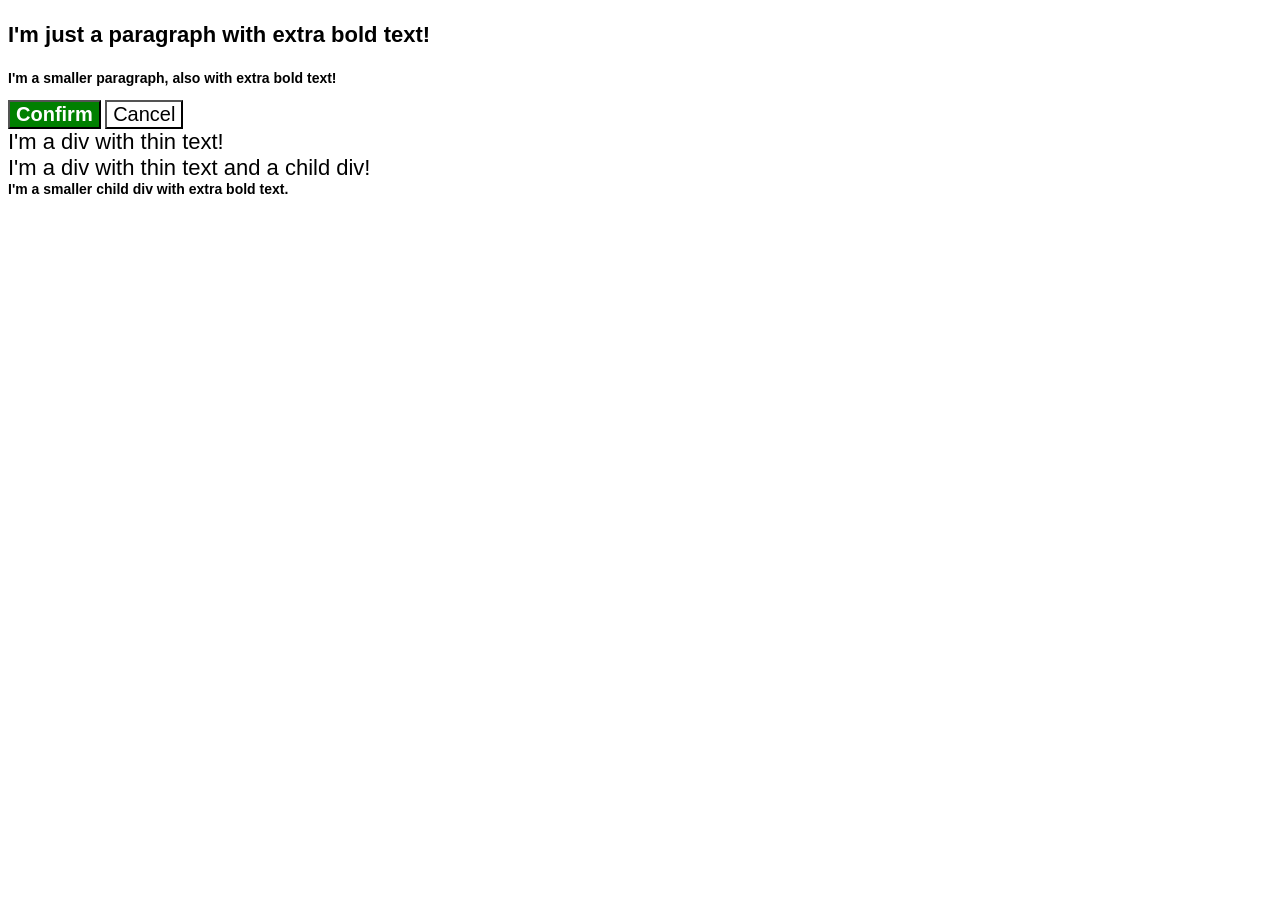
<file: 06-css_Cascada/index.html>
<!DOCTYPE html>
<html lang="en">
  <head>
    <meta charset="UTF-8">
    <meta http-equiv="X-UA-Compatible" content="IE=edge">
    <meta name="viewport" content="width=device-width, initial-scale=1.0">
    <title>Fix the Cascade</title>
    <link rel="stylesheet" href="styles.css">
  </head>
  <body>
    <p class="para">I'm just a paragraph with extra bold text!</p>
    <p class="para small-para">I'm a smaller paragraph, also with extra bold text!</p>

    <button id="confirm-button" class="button confirm">Confirm</button>
    <button id="cancel-button" class="button cancel">Cancel</button>

    <div class="text">I'm a div with thin text!</div>
    <div class="text">I'm a div with thin text and a child div!
      <div class="text child">I'm a smaller child div with extra bold text.</div>
    </div>
  </body>
</html>
</file>
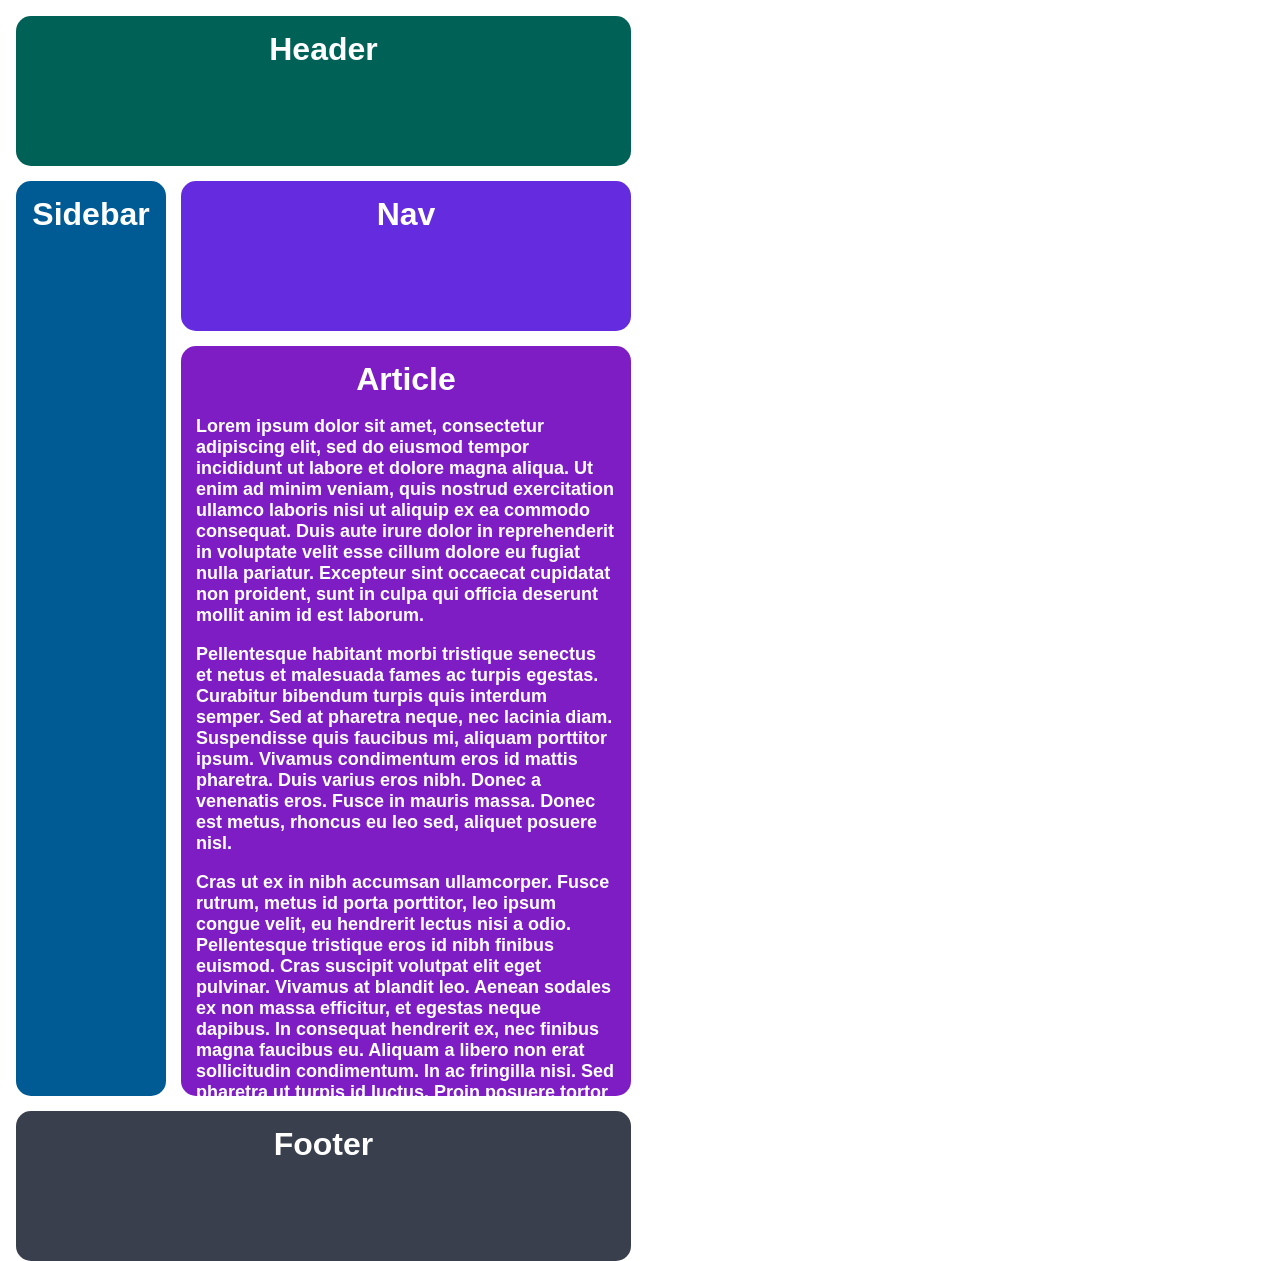
<file: css-intermediate/index.html>
<!DOCTYPE html>
<html lang="en">
  <head>
    <meta charset="UTF-8">
    <meta http-equiv="X-UA-Compatible" content="IE=edge">
    <meta name="viewport" content="width=device-width, initial-scale=1.0">
    <title>The Holy Grail</title>
    <link rel="stylesheet" href="styles.css">
  </head>
  <body>
    <div class="container">
      <div class="header">Header</div>
      <div class="sidebar">Sidebar</div>
      <div class="nav">Nav</div>
      <div class="article">Article
        <p>Lorem  ipsum dolor sit amet, consectetur adipiscing elit, sed do eiusmod tempor incididunt ut labore et dolore magna aliqua. Ut enim ad minim veniam, quis nostrud exercitation ullamco laboris nisi ut aliquip ex ea commodo consequat. Duis aute irure dolor in reprehenderit in voluptate velit esse cillum dolore eu fugiat nulla pariatur. Excepteur sint occaecat cupidatat non proident, sunt in culpa qui officia deserunt mollit anim id est laborum.</p>
        <p>Pellentesque habitant morbi tristique senectus et netus et malesuada fames ac turpis egestas. Curabitur bibendum turpis quis interdum semper. Sed at pharetra neque, nec lacinia diam. Suspendisse quis faucibus mi, aliquam porttitor ipsum. Vivamus condimentum eros id mattis pharetra. Duis varius eros nibh. Donec a venenatis eros. Fusce in mauris massa. Donec est metus, rhoncus eu leo sed, aliquet posuere nisl.</p>
        <p>Cras ut ex in nibh accumsan ullamcorper. Fusce rutrum, metus id porta porttitor, leo ipsum congue velit, eu hendrerit lectus nisi a odio. Pellentesque tristique eros id nibh finibus euismod. Cras suscipit volutpat elit eget pulvinar. Vivamus at blandit leo. Aenean sodales ex non massa efficitur, et egestas neque dapibus. In consequat hendrerit ex, nec finibus magna faucibus eu. Aliquam a libero non erat sollicitudin condimentum. In ac fringilla nisi. Sed pharetra ut turpis id luctus. Proin posuere tortor ac tempus luctus. Donec vitae est et neque faucibus posuere. Class aptent taciti sociosqu ad litora torquent per conubia nostra, per inceptos himenaeos.</p>
      </div>
      <div class="footer">Footer</div>
    </div>
  </body>
</html>
</file>
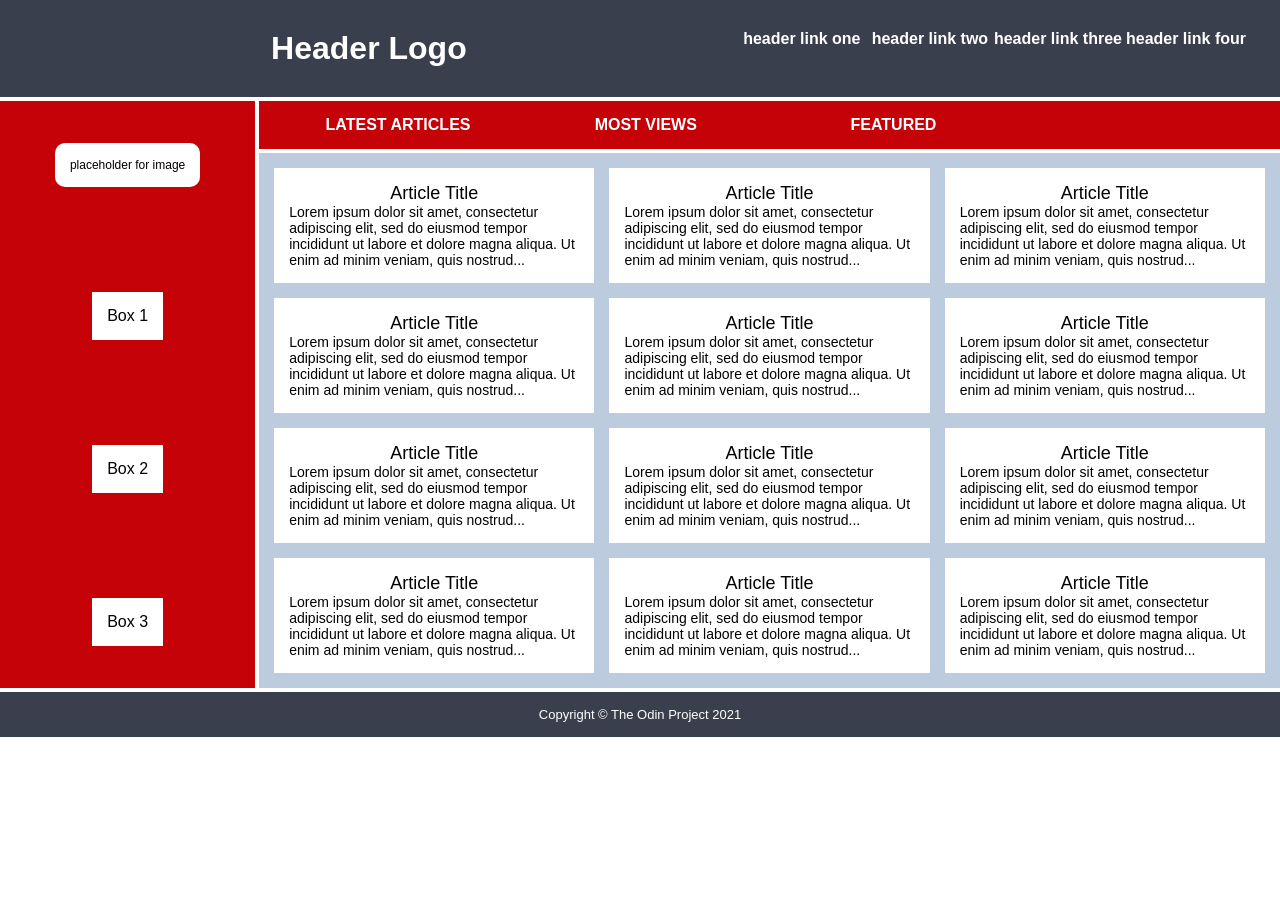
<file: css-intermediate/02-holy-grail-mockup/index.html>
<!DOCTYPE html>
<html lang="en">
  <head>
    <meta charset="UTF-8">
    <meta http-equiv="X-UA-Compatible" content="IE=edge">
    <meta name="viewport" content="width=device-width, initial-scale=1.0">
    <title>Holy Grail Mockup</title>
    <link rel="stylesheet" href="styles.css">
  </head>
  <body>
    <div class="container">

      <div class="header">
        <div class="logo">Header Logo</div>
        <div class="menu">
          <ul>
            <li>header link one</li>
            <li>header link two</li>
            <li>header link three</li>
            <li>header link four</li>
          </ul>
        </div>
      </div>

      <div class="sidebar">
        <div class="photo">
          <p>placeholder for image</p>    
        </div>
        <div class="side-content">Box 1
        </div>
        <div class="side-content">Box 2
        </div>
        <div class="side-content">Box 3
        </div>
      </div>

      <div class="nav">
        <ul>
          <li>Latest Articles</li>
          <li>Most Views</li>
          <li>Featured</li>
        </ul>
      </div>

      <div class="article">
        <div class="card">
          <p class="title">Article Title</p>
          <p>Lorem ipsum dolor sit amet, consectetur adipiscing elit, sed do eiusmod tempor incididunt ut labore et dolore magna aliqua. Ut enim ad minim veniam, quis nostrud...</p>
        </div>
        <div class="card">
          <p class="title">Article Title</p>
          <p>Lorem ipsum dolor sit amet, consectetur adipiscing elit, sed do eiusmod tempor incididunt ut labore et dolore magna aliqua. Ut enim ad minim veniam, quis nostrud...</p>
        </div>
        <div class="card">
          <p class="title">Article Title</p>
          <p>Lorem ipsum dolor sit amet, consectetur adipiscing elit, sed do eiusmod tempor incididunt ut labore et dolore magna aliqua. Ut enim ad minim veniam, quis nostrud...</p>
        </div>
        <div class="card">
          <p class="title">Article Title</p>
          <p>Lorem ipsum dolor sit amet, consectetur adipiscing elit, sed do eiusmod tempor incididunt ut labore et dolore magna aliqua. Ut enim ad minim veniam, quis nostrud...</p>
        </div>
        <div class="card">
          <p class="title">Article Title</p>
          <p>Lorem ipsum dolor sit amet, consectetur adipiscing elit, sed do eiusmod tempor incididunt ut labore et dolore magna aliqua. Ut enim ad minim veniam, quis nostrud...</p>
        </div>
        <div class="card">
          <p class="title">Article Title</p>
          <p>Lorem ipsum dolor sit amet, consectetur adipiscing elit, sed do eiusmod tempor incididunt ut labore et dolore magna aliqua. Ut enim ad minim veniam, quis nostrud...</p>
        </div>
        <div class="card">
          <p class="title">Article Title</p>
          <p>Lorem ipsum dolor sit amet, consectetur adipiscing elit, sed do eiusmod tempor incididunt ut labore et dolore magna aliqua. Ut enim ad minim veniam, quis nostrud...</p>
        </div>
        <div class="card">
          <p class="title">Article Title</p>
          <p>Lorem ipsum dolor sit amet, consectetur adipiscing elit, sed do eiusmod tempor incididunt ut labore et dolore magna aliqua. Ut enim ad minim veniam, quis nostrud...</p>
        </div>
        <div class="card">
          <p class="title">Article Title</p>
          <p>Lorem ipsum dolor sit amet, consectetur adipiscing elit, sed do eiusmod tempor incididunt ut labore et dolore magna aliqua. Ut enim ad minim veniam, quis nostrud...</p>
        </div>
        <div class="card">
          <p class="title">Article Title</p>
          <p>Lorem ipsum dolor sit amet, consectetur adipiscing elit, sed do eiusmod tempor incididunt ut labore et dolore magna aliqua. Ut enim ad minim veniam, quis nostrud...</p>
        </div>
        <div class="card">
          <p class="title">Article Title</p>
          <p>Lorem ipsum dolor sit amet, consectetur adipiscing elit, sed do eiusmod tempor incididunt ut labore et dolore magna aliqua. Ut enim ad minim veniam, quis nostrud...</p>
        </div>
        <div class="card">
          <p class="title">Article Title</p>
          <p>Lorem ipsum dolor sit amet, consectetur adipiscing elit, sed do eiusmod tempor incididunt ut labore et dolore magna aliqua. Ut enim ad minim veniam, quis nostrud...</p>
        </div>
      </div>

      <div class="footer">
        <p>Copyright © The Odin Project 2021</p>
      </div>
      
    </div>
  </body>
</html>
</file>
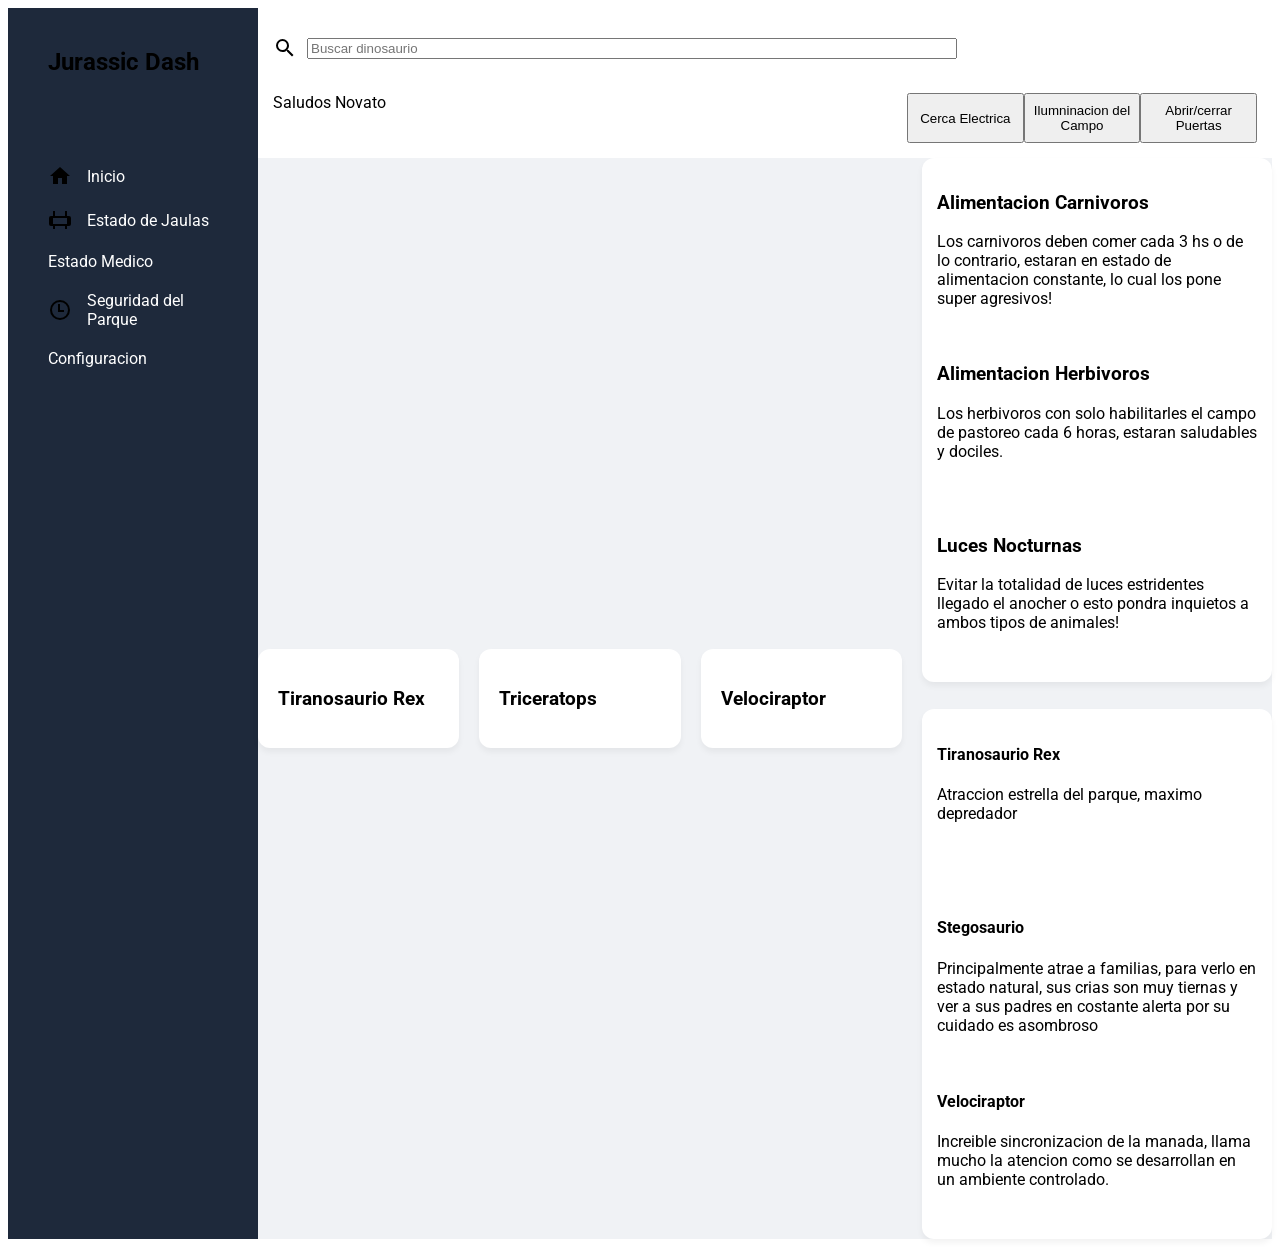
<file: css-intermediate/03-Dashboard/index.html>
<!DOCTYPE html>
<html lang="en">
<head>
    <meta charset="UTF-8">
    <meta name="viewport" content="width=device-width, initial-scale=1.0">
    <link rel="preconnect" href="https://fonts.googleapis.com">
    <link rel="preconnect" href="https://fonts.gstatic.com" crossorigin>
    <link href="https://fonts.googleapis.com/css2?family=Black+Ops+One&family=EB+Garamond:ital,wght@0,400..800;1,400..800&family=Montserrat:ital,wght@0,100..900;1,100..900&family=Roboto:ital,wght@0,100..900;1,100..900&display=swap" rel="stylesheet">
    <link rel="stylesheet" href="styles.css">
    <title>DashBoard</title>
</head>
<body>
    <header class="header">
        <div class="header-top">
            <div class="search-zone">
                <svg style="width:24px;height:24px" viewBox="0 0 24 24">
                <path fill="currentColor" d="M9.5,3A6.5,6.5 0 0,1 16,9.5C16,11.11 15.41,12.59 14.44,13.73L14.71,14H15.5L20.5,19L19,20.5L14,15.5V14.71L13.73,14.44C12.59,15.41 11.11,16 9.5,16A6.5,6.5 0 0,1 3,9.5A6.5,6.5 0 0,1 9.5,3M9.5,5C7,5 5,7 5,9.5C5,12 7,14 9.5,14C12,14 14,12 14,9.5C14,7 12,5 9.5,5Z" />
                </svg>
                <input type="search" placeholder="Buscar dinosaurio">
            </div>
            <div class="guardaparque-principal"></div>
        </div>
        <div class="header-bottom">
            <div class="bienvenida">Saludos Novato</div>
            <div class="botones-control">
                <button class="carnivoros">Cerca Electrica</button>
                <button class="herviboros">Ilumninacion del Campo</button>
                <button class="apertura-parque">Abrir/cerrar Puertas</button>
            </div>     
        </div>
    </header>
    <aside class="sidebar">
        <div class="logo">
            <h2>Jurassic Dash</h2>
        </div>
        <div class="nav-links">
            <ul>
                <li>
                    <svg style="width:24px;height:24px" viewBox="0 0 24 24"><path fill="currentColor" d="M10,20V14H14V20H19V12H22L12,3L2,12H5V20H10Z" /></svg>
                    <a href="#">Inicio</a>
                </li>
                <li>
                    <svg style="width:24px;height:24px" viewBox="0 0 24 24"><path fill="currentColor" d="M19,16V10H5V16H19M21,8A2,2 0 0,1 23,10V16A2,2 0 0,1 21,18H19V21H17V18H7V21H5V18H3A2,2 0 0,1 1,16V10A2,2 0 0,1 3,8H5V3H7V8H17V3H19V8H21Z" /></svg>
                    <a href="#">Estado de Jaulas</a>
                </li>
                <li>
                    <a href="#">Estado Medico</a>
                </li>
                <li>
                    <svg style="width:24px;height:24px" viewBox="0 0 24 24"><path fill="currentColor" d="M12,2A10,10 0 0,0 2,12A10,10 0 0,0 12,22A10,10 0 0,0 22,12A10,10 0 0,0 12,2M12,4A8,8 0 0,1 20,12A8,8 0 0,1 12,20A8,8 0 0,1 4,12A8,8 0 0,1 12,4M12,6V12H16V14H10V6H12Z" /></svg>
                    <a href="#">Seguridad del Parque</a>
                </li>
                <li>
                    <a href="#">Configuracion</a> 
                </li>
            </ul> 
        </div>
    </aside>
    <main class="main-content">
        <div class="tarjetas-dinosaurios">
            <div class="tarjeta">
                <h3>Tiranosaurio Rex</h3>
            </div>
            <div class="tarjeta">
                <h3>Triceratops</h3>
            </div>
            <div class="tarjeta">
                <h3>Velociraptor</h3>
            </div>
        </div>
        <div class="alertas">
            <div>
                <h3>Alimentacion Carnivoros</h3>
                <p>Los carnivoros deben comer cada 3 hs o de lo contrario, estaran en estado de alimentacion constante, lo cual los pone super agresivos!</p>
            </div>
            <div>
                <h3>Alimentacion Herbivoros</h3>
                <p>Los herbivoros con solo habilitarles el campo de pastoreo cada 6 horas, estaran saludables y dociles.</p>
            </div>
            <div>
                <h3>Luces Nocturnas</h3>
                <p>Evitar la totalidad de luces estridentes llegado el anocher o esto pondra inquietos a ambos tipos de animales!</p>
            </div>
        </div>
        <div class="tendencia">
            <div class="item-tendencia">
                <h4>Tiranosaurio Rex</h4>
                <p>Atraccion estrella del parque, maximo depredador</p>
            </div>
            <div class="item-tendencia">
                <h4>Stegosaurio</h4>
                <p>Principalmente atrae a familias, para verlo en estado natural, sus crias son muy tiernas y ver a sus padres en costante alerta por su cuidado es asombroso</p>
            </div>
            <div class="item-tendencia">
                <h4>Velociraptor</h4>
                <p>Increible sincronizacion de la manada, llama mucho la atencion como se desarrollan en un ambiente controlado.</p>
            </div>
        </div>
    </main>
</body>
</html>
</file>
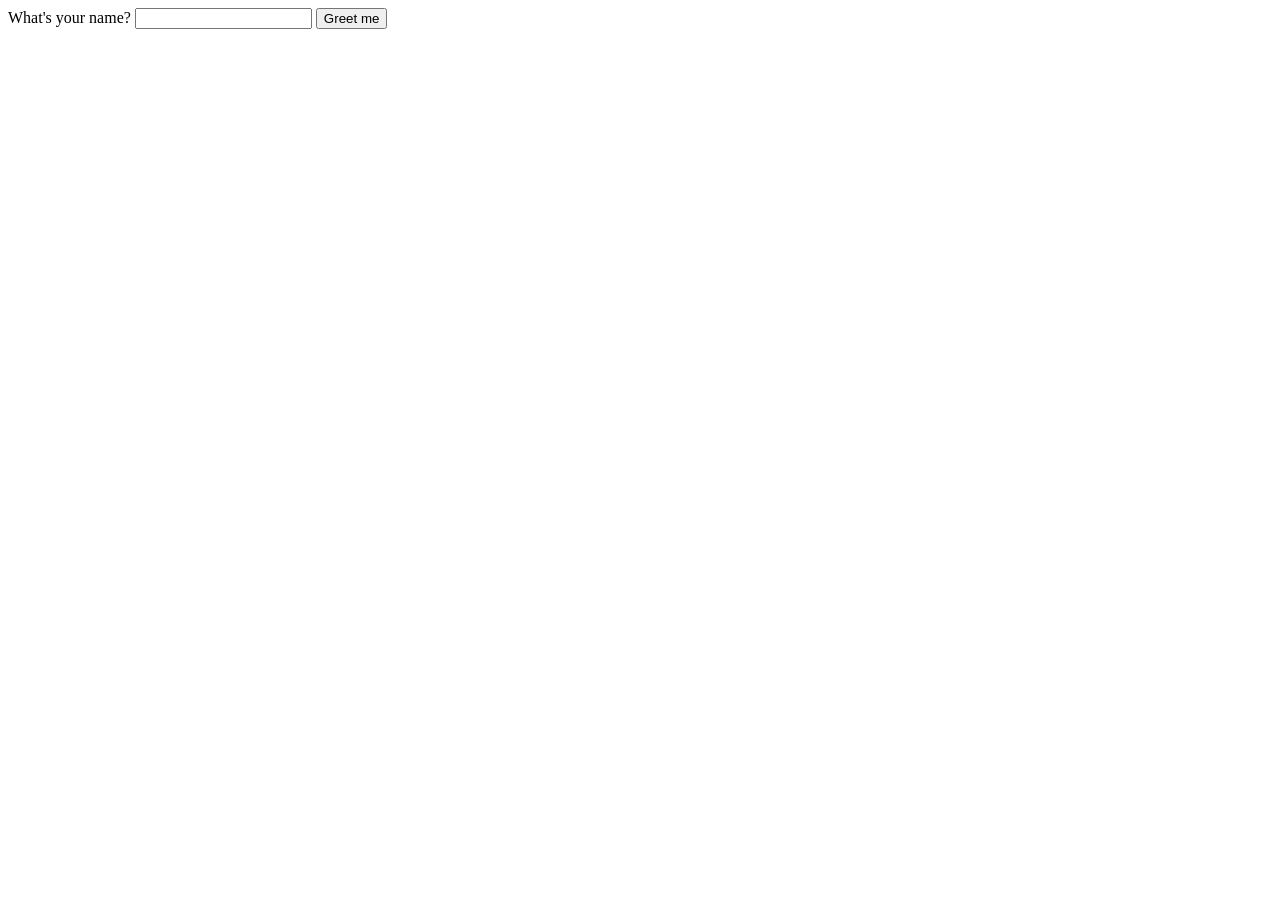
<file: pruebas/Formularios/index.html>
<!DOCTYPE html>
<html lang="en">
<head>
    <meta charset="UTF-8">
    <meta name="viewport" content="width=device-width, initial-scale=1.0">
    <title>Formulario</title>
    <script src="script.js"defer></script>
</head>
<body>
    <div>
        <label for="username">What's your name?</label>
        <input type="text" id="username">
        <button class="greet-btn">Greet me</button>
    </div>
</body>
<h1 class="greeting"></h1>
</html>
</file>
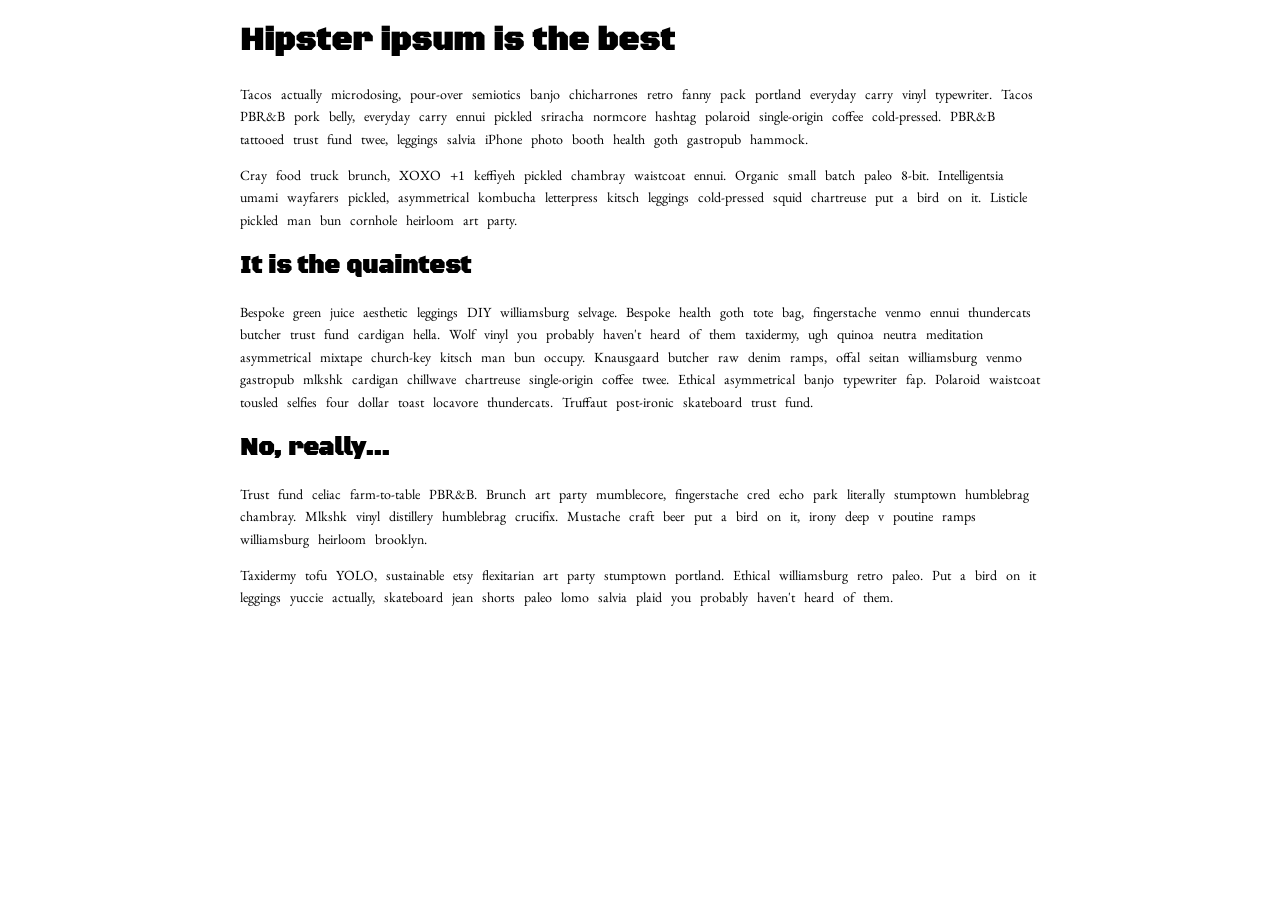
<file: pruebas/Tipografia_descargable/index.html>
<!DOCTYPE html>
<html lang="en-US">
  <head>
    <meta charset="utf-8">
    <meta name="viewport" content="width=device-width">
    <title>Web font example</title>
    <link rel="preconnect" href="https://fonts.googleapis.com">
    <link rel="preconnect" href="https://fonts.gstatic.com" crossorigin>
    <link href="https://fonts.googleapis.com/css2?family=Black+Ops+One&family=EB+Garamond:ital,wght@0,400..800;1,400..800&family=Montserrat:ital,wght@0,100..900;1,100..900&display=swap" rel="stylesheet">
    <link href="styles.css" rel="stylesheet" type="text/css">
  </head>
  <body>
    <h1>Hipster ipsum is the best</h1>

    <p>Tacos actually microdosing, pour-over semiotics banjo chicharrones retro fanny pack portland everyday carry vinyl typewriter. Tacos PBR&amp;B pork belly, everyday carry ennui pickled sriracha normcore hashtag polaroid single-origin coffee cold-pressed. PBR&amp;B tattooed trust fund twee, leggings salvia iPhone photo booth health goth gastropub hammock.</p>

    <p>Cray food truck brunch, XOXO +1 keffiyeh pickled chambray waistcoat ennui. Organic small batch paleo 8-bit. Intelligentsia umami wayfarers pickled, asymmetrical kombucha letterpress kitsch leggings cold-pressed squid chartreuse put a bird on it. Listicle pickled man bun cornhole heirloom art party.</p>

    <h2>It is the quaintest</h2>

    <p>Bespoke green juice aesthetic leggings DIY williamsburg selvage. Bespoke health goth tote bag, fingerstache venmo ennui thundercats butcher trust fund cardigan hella. Wolf vinyl you probably haven't heard of them taxidermy, ugh quinoa neutra meditation asymmetrical mixtape church-key kitsch man bun occupy. Knausgaard butcher raw denim ramps, offal seitan williamsburg venmo gastropub mlkshk cardigan chillwave chartreuse single-origin coffee twee. Ethical asymmetrical banjo typewriter fap. Polaroid waistcoat tousled selfies four dollar toast locavore thundercats. Truffaut post-ironic skateboard trust fund.</p>

    <h2>No, really...</h2>

    <p>Trust fund celiac farm-to-table PBR&amp;B. Brunch art party mumblecore, fingerstache cred echo park literally stumptown humblebrag chambray. Mlkshk vinyl distillery humblebrag crucifix. Mustache craft beer put a bird on it, irony deep v poutine ramps williamsburg heirloom brooklyn.</p>

    <p>Taxidermy tofu YOLO, sustainable etsy flexitarian art party stumptown portland. Ethical williamsburg retro paleo. Put a bird on it leggings yuccie actually, skateboard jean shorts paleo lomo salvia plaid you probably haven't heard of them.</p>
  </body>
</html>
</file>
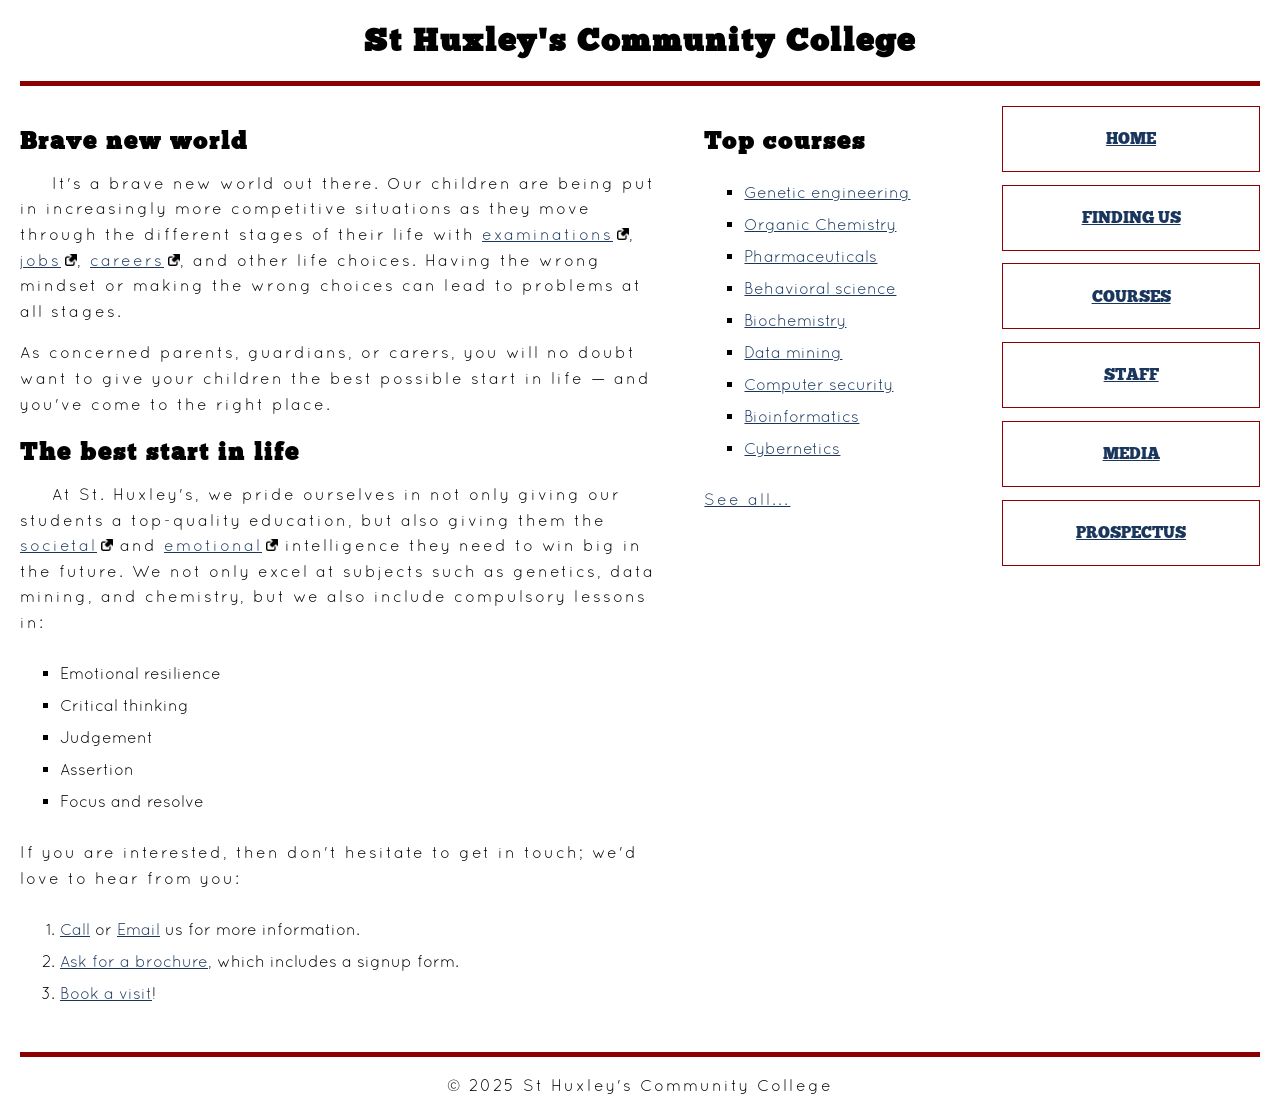
<file: pruebas/typesetting-challenge/index.html>
<!doctype html>
<html lang="en-US">
  <head>
    <meta charset="utf-8" />
    <meta name="viewport" content="width=device-width" />
    <title>St Huxley's Community College</title>
    <link href="styles.css" type="text/css" rel="stylesheet" />
  </head>
  <body>
    <header>
      <h1>St Huxley's Community College</h1>
    </header>

    <main>
      <section>
        <h2>Brave new world</h2>

        <p>
          It's a brave new world out there. Our children are being put in
          increasingly more competitive situations as they move through the
          different stages of their life with
          <a href="https://en.wikipedia.org/wiki/Examination">examinations</a
          >, <a href="https://en.wikipedia.org/wiki/Jobs">jobs</a>,
          <a href="https://en.wikipedia.org/wiki/Career">careers</a>, and
          other life choices. Having the wrong mindset or making the wrong
          choices can lead to problems at all stages.
        </p>

        <p>
          As concerned parents, guardians, or carers, you will no doubt want
          to give your children the best possible start in life — and you've
          come to the right place.
        </p>

        <h2>The best start in life</h2>

        <p>
          At St. Huxley's, we pride ourselves in not only giving our students
          a top-quality education, but also giving them the
          <a href="https://en.wikipedia.org/wiki/Society">societal</a> and
          <a href="https://en.wikipedia.org/wiki/Emotion">emotional</a>
          intelligence they need to win big in the future. We not only excel
          at subjects such as genetics, data mining, and chemistry, but we
          also include compulsory lessons in:
        </p>

        <ul>
          <li>Emotional resilience</li>
          <li>Critical thinking</li>
          <li>Judgement</li>
          <li>Assertion</li>
          <li>Focus and resolve</li>
        </ul>

        <p>
          If you are interested, then don't hesitate to get in touch; we'd
          love to hear from you:
        </p>

        <ol>
          <li>
            <a href="#">Call</a> or <a href="#">Email</a> us for more
            information.
          </li>
          <li>
            <a href="#">Ask for a brochure</a>, which includes a signup form.
          </li>
          <li><a href="#">Book a visit</a>!</li>
        </ol>
      </section>

      <aside>
        <h2>Top courses</h2>

        <ul>
          <li><a href="#">Genetic engineering</a></li>
          <li><a href="#">Organic Chemistry</a></li>
          <li><a href="#">Pharmaceuticals</a></li>
          <li><a href="#">Behavioral science</a></li>
          <li><a href="#">Biochemistry</a></li>
          <li><a href="#">Data mining</a></li>
          <li><a href="#">Computer security</a></li>
          <li><a href="#">Bioinformatics</a></li>
          <li><a href="#">Cybernetics</a></li>
        </ul>

        <p><a href="#">See all...</a></p>
      </aside>

      <nav>
        <ul>
          <li><a href="#">Home</a></li>
          <li><a href="#">Finding us</a></li>
          <li><a href="#">Courses</a></li>
          <li><a href="#">Staff</a></li>
          <li><a href="#">Media</a></li>
          <li><a href="#">Prospectus</a></li>
        </ul>
      </nav>
    </main>

    <footer>
      <p>&copy; 2025 St Huxley's Community College</p>
    </footer>
  </body>
</html>
</file>
<file: 06-css_Cascada/styles.css>
body {
  font-family: Arial, Helvetica, sans-serif;
}
.para {
  font-size: 22px;
}
.para,
.small-para {
  color: hsl(0, 0%, 0%);
  font-weight: 800;
}

.small-para {
  font-size: 14px;
  font-weight: 800;
}
.button {
  background-color: rgb(255, 255, 255);
  color: rgb(0, 0, 0);
  font-size: 20px;
}
.confirm {
  background: green;
  color: white;
  font-weight: bold;
} 
div.text {
  color: rgb(0, 0, 0);
  font-size: 22px;
  font-weight: 100;
}
div.child {
  color: rgb(0, 0, 0);
  font-weight: 800;
  font-size: 14px;
}
</file>
<file: css-intermediate/styles.css>
body,
html {
  height: 100%;
  margin: 0;
}

.container {
  display: grid;
  grid-template-columns: 150px 450px;
  grid-template-rows: 150px 150px 750px 150px;
  gap: 15px;  
  text-align: center;
  height: 100%;
  padding: 16px;
  box-sizing: border-box;
}

.container div {
  padding: 15px;
  font-size: 32px;
  font-family: Helvetica;
  font-weight: bold;
  color: white;
  border-radius: 15px;
}

.header {
  grid-column-start: 1;
  grid-column-end: 3;  
  background-color: #006157;
}

.sidebar {
  grid-column: 1 / 2;
  grid-row-start: 2;
  grid-row-end: 4;
  background-color: #005B94;
}

.nav {
  grid-column: 2 / 3;
  grid-row-start: 2;
  grid-row-end: 3;
  background-color: #642cde;
}

.article {
  grid-column: 2 / 3;
  grid-row-start: 3;
  grid-row-end: 4;    
  background-color: #7E1DC3;
}

.footer {
  grid-column: 1 / 3;
  grid-row-start: 4;
  grid-row-end: 5; 
  background-color: #393f4d;
}

.article p {
  font-size: 18px;
  font-family: sans-serif;
  color: white;
  text-align: left;
}
</file>
<file: css-intermediate/02-holy-grail-mockup/styles.css>
* {
  margin: 0;
  padding: 0;
}

.container {
  display: grid;
  grid-template-columns: 1fr 4fr;
  grid-template-rows: auto auto 1fr auto;
  gap: 4px;
  min-height: 100%;  
  text-align: center;
}

.container div {
  padding: 15px;
  font-size: 32px;
  font-family: Helvetica;
  font-weight: bold;
  color: white;
}

.header {
  display: grid;  
  grid-template-columns: 1fr auto;   
  grid-column: 1 / 3;
  grid-row: 1 / 2;   
  background-color: #393f4d;
}

.nav ul,
.menu ul {
  display: grid;
  grid-template-columns: repeat(4, 1fr);  
  font-size: 16px;
  list-style-type: none;
}

.sidebar {
  display: grid;
  gap: 50px;
  place-items: center;  
  grid-column: 1 / 2;
  grid-row: 2 / 4;  
  background-color: #C50208;
}

.sidebar .photo {
  background-color: white;
  color: black;
  font-size: 12px;
  font-weight: normal;
  border-radius: 10px;
}


.sidebar .side-content {
  background-color: white;
  color: black;
  font-size: 16px;
  font-weight: normal;
}

.nav {
  grid-column: 2 / 3;
  grid-row: 2 / 3;  
  background-color: #C50208;
}

.nav ul li {
  text-transform: uppercase;
}

.article {
  display: grid;
  grid-template-columns: repeat(auto-fit, minmax(250px, 1fr));
  gap: 15px;  
  grid-column: 2 / 3;
  grid-row: 3 / 4;  
  background-color: #bccbde;
}

.article p {
  font-size: 18px;
  font-family: sans-serif;
  color: white;
  text-align: left;
}

.article .card {
  background-color: #FFFFFF;
  color: black;
  text-align: center;
}

.card p {
  color: black;
  font-weight: normal;
  font-size: 14px;
}

.card .title {
  font-size: 18px;
  text-align: center;
}

.footer {
  grid-column: 1 / 3;
  grid-row: 4 / 5;  
  background-color: #393f4d;
}

.footer p {
  font-size: 13px;
  font-weight: normal;
}
</file>
<file: css-intermediate/03-Dashboard/styles.css>
body{
    display: grid;
    grid-template-columns: 250px 1fr;
    grid-template-rows: 150px 1fr;
    min-height: 100vh;
    font-family: "Roboto", sans-serif;
}
.header{
    display: grid;
    grid-template-rows: 1fr 1fr;
    grid-column: 2 / 3;
    grid-row: 1 / 2;
    gap: 20px;
    padding: 15px;
    background-color: white;
}
.header-top{
    display: grid;
    grid-template-columns: 1fr 300px;
}
.header-bottom{
    display: grid;
    grid-template-columns: 1fr 350px;
}
.botones-control{
    display: grid;
    grid-template-columns: repeat(3, 1fr);
}
.sidebar{
    display: grid;
    grid-template-rows: 80px 1fr;
    grid-column: 1 / 2;
    grid-row: 1 / 3;
    background-color: #1e293b;
    padding: 20px;
    gap: 20px;
}
.nav-links li{
    display: grid;
    grid-template-columns: auto 1fr;
    align-items: center;
    gap: 15px;
}
.logo h2{
    margin-left: 20px;
}
ul{
    display: grid;
    gap: 20px;
    padding: 20px;
}
li{
    list-style: none;
}
a{
    color: white;
    text-decoration: none;
}
.search-zone{
    display: grid;
    grid-template-columns: auto 1fr;
    gap: 10px;
    align-items: center;
}
.main-content{
    display: grid;
    grid-template-columns: 1fr 350px;
    grid-template-rows: repeat(2, 1fr); 
    grid-column: 2 / 3;
    grid-row: 2 / 3;
    background-color: #f0f2f5;
    gap: 20px;
}
.tarjetas-dinosaurios{
    display: grid;
    grid-template-columns: repeat(auto-fit, minmax(200px, 1fr));
    gap: 20px;
    grid-column: 1 / 2;
    grid-row: 1 / 3;
}
.tarjeta{
    background-color: white;
    padding: 20px;
    border-radius: 12px;
    box-shadow: 0 4px 6px rgba(0, 0, 0, 0.05);
    align-self: center;
}
.alertas{
    display: grid;
    grid-template-rows: repeat(3,1fr);
    gap: 20px;
    grid-column: 2 / 3;
    grid-row: 1 / 2;
    align-self: start;
    background-color: white;
    padding: 15px;
    border-radius: 12px;
    box-shadow: 0 4px 6px rgba(0, 0, 0, 0.05);
}
.tendencia{
    display: grid;
    grid-template-rows: repeat(3, 1fr);
    gap: 20px;
    grid-column: 2 / 3;
    grid-row: 2 / 3;
    align-self: start;
    background-color: white;
    padding: 15px;
    border-radius: 12px;
    box-shadow: 0 4px 6px rgba(0, 0, 0, 0.05);
}
</file>
<file: pruebas/Tipografia_descargable/styles.css>
/* General setup */
.black-ops-one-regular {
  font-family: "Black Ops One", system-ui;
  font-weight: 400;
  font-style: normal;
}
.eb-garamond {
  font-family: "EB Garamond", serif;
  font-optical-sizing: auto;
  font-weight: weight;
  font-style: normal;
}
html {
  font-size: 10px;
  margin: 0;
  font-family: "Eb Garamond",sans-serif;
}

body {
  width: 80%;
  max-width: 800px;
  margin: 0 auto;
}

/* Typography */

h1 {
  font-size: 3.2rem;
  font-family: "Black Ops One";
}

h2 {
  font-size: 2.4rem;
  font-family: "Black Ops One";
}

p {
  font-size: 1.4rem;
  line-height: 1.6;
  word-spacing: 0.6rem;
  font-family: "Eb Garamond";
}
</file>
<file: pruebas/typesetting-challenge/styles.css>
/* General setup */
@font-face {
    font-family: "Quicksand";
    src: url("./QuickSand/Quicksand-Regular.otf") format("opentype");
    font-weight: normal;
    font-style: normal;
}
@font-face {
    font-family: "Chunk";
    src: url("./Chunk/ChunkFive-Regular.otf") format("opentype");
    font-weight: normal;
    font-style: normal;
}
* {
  box-sizing: border-box;
}

body {
  margin: 0 auto;
  padding: 0 20px;
  min-width: 980px;
  max-width: 1400px;
  font-family: "Quicksand", sans-serif;
}

/* Layout */

main {
  display: grid;
  grid-template-columns: 5fr 2fr 2fr;
  gap: 40px;
  padding: 20px 0;
}

/* header and footer */

header {
  border-bottom: 5px solid darkred;
}

footer {
  border-top: 5px solid darkred;
}

footer p {
  text-align: center;
}
h1,h2,h3{
    font-family: "Chunk";
}
h1,h2,h3,p{
    letter-spacing: 2px;
}
h1{
    text-align: center;
}
h2{
    margin-bottom: 0;
}
h1 + p, h2 + p, h3 + p{
    text-indent: 2rem;
}
/* 1. Coherencia en las listas (márgenes e interlineado idénticos a los párrafos) */
ul, ol {
    line-height: 1.6;
    margin-top: 1.6rem;   /* Espaciado superior igual al flujo del párrafo */
    margin-bottom: 1.6rem;/* Espaciado inferior igual al flujo del párrafo */
}

/* 2. Estilo de viñetas adecuado para el diseño de la página */
ul {
    list-style-type: square; /* Cambia los círculos aburridos por cuadrados modernos */
}

/* 3. Espaciado interno sutil para cada elemento de la lista */
li {
    margin-bottom: 0.4rem; /* Separa un poquito cada ítem para facilitar la lectura */
}

p{
    font-family: "Quicksand";
    line-height: 1.6;
}
a:link{
    color: #1a365d;
    text-decoration: underline;
}
a:visited{
    color: #4a5568;
}
a:hover,a:focus{
    color: #3182ce;
    text-decoration: none;
    outline: none;
}
a[href^="http"]::after {
    content: "";
    display: inline-block;
    width: 12px;
    height: 12px;
    margin-left: 4px;
    background-image: url("./external-link-52.png"); /* Asegurate de que el nombre coincida con tu archivo */
    background-size: contain;
    background-repeat: no-repeat;
}
/* ==========================================================================
   DISEÑO DEL MENÚ DE NAVEGACIÓN (ETIQUETA NAV PURA)
   ========================================================================== */

/* 1. Limpiamos por completo la lista que está dentro del NAV */
main nav ul {
    list-style-type: none; /* Elimina las viñetas por completo */
    padding: 0;
    margin: 0;
}

/* 2. Separación vertical entre cada botón del menú */
main nav li {
    margin-bottom: 0.8rem;
}

/* 3. Transformamos los enlaces en botones reales estilo institucional */
main nav a {
    display: block;            /* Expande el área de clic a la totalidad del botón */
    width: 100%;               /* Fuerza a ocupar el ancho total de su columna lateral */
    padding: 1.2rem 0;         /* Le da una altura interna simétrica y cómoda */
    
    /* Tipografía estricta según la guía */
    font-family: "Chunk", serif; /* Misma tipografía gruesa de tus títulos */
    text-transform: uppercase;   /* Convierte automáticamente todo el texto a MAYÚSCULAS */
    text-align: center;          /* Centra las palabras horizontalmente */
    text-decoration: none;       /* Elimina la línea de subrayado predeterminada */
    
    /* Paleta de colores combinada con tus barras negras superiores e inferiores */
    background-color: #ffffff;   /* Fondo negro sólido */
    color: darkred;              /* Letras blancas de alto contraste */
    border: 1px solid darkred;
    transition: all 0.2s ease;   /* Suaviza la animación de colores */
}

/* 4. Efectos visuales interactivos cuando el usuario interactúa */
main nav a:hover, 
main nav a:focus {
    background-color: darkred;   /* Invierte los colores (Fondo blanco) */
    color: #ffffff;              /* Letras negras */
    border-color: darkred;       /* Mantiene el borde definido */
    outline: none;               /* Bloquea el contorno extra del navegador */
}
</file>
